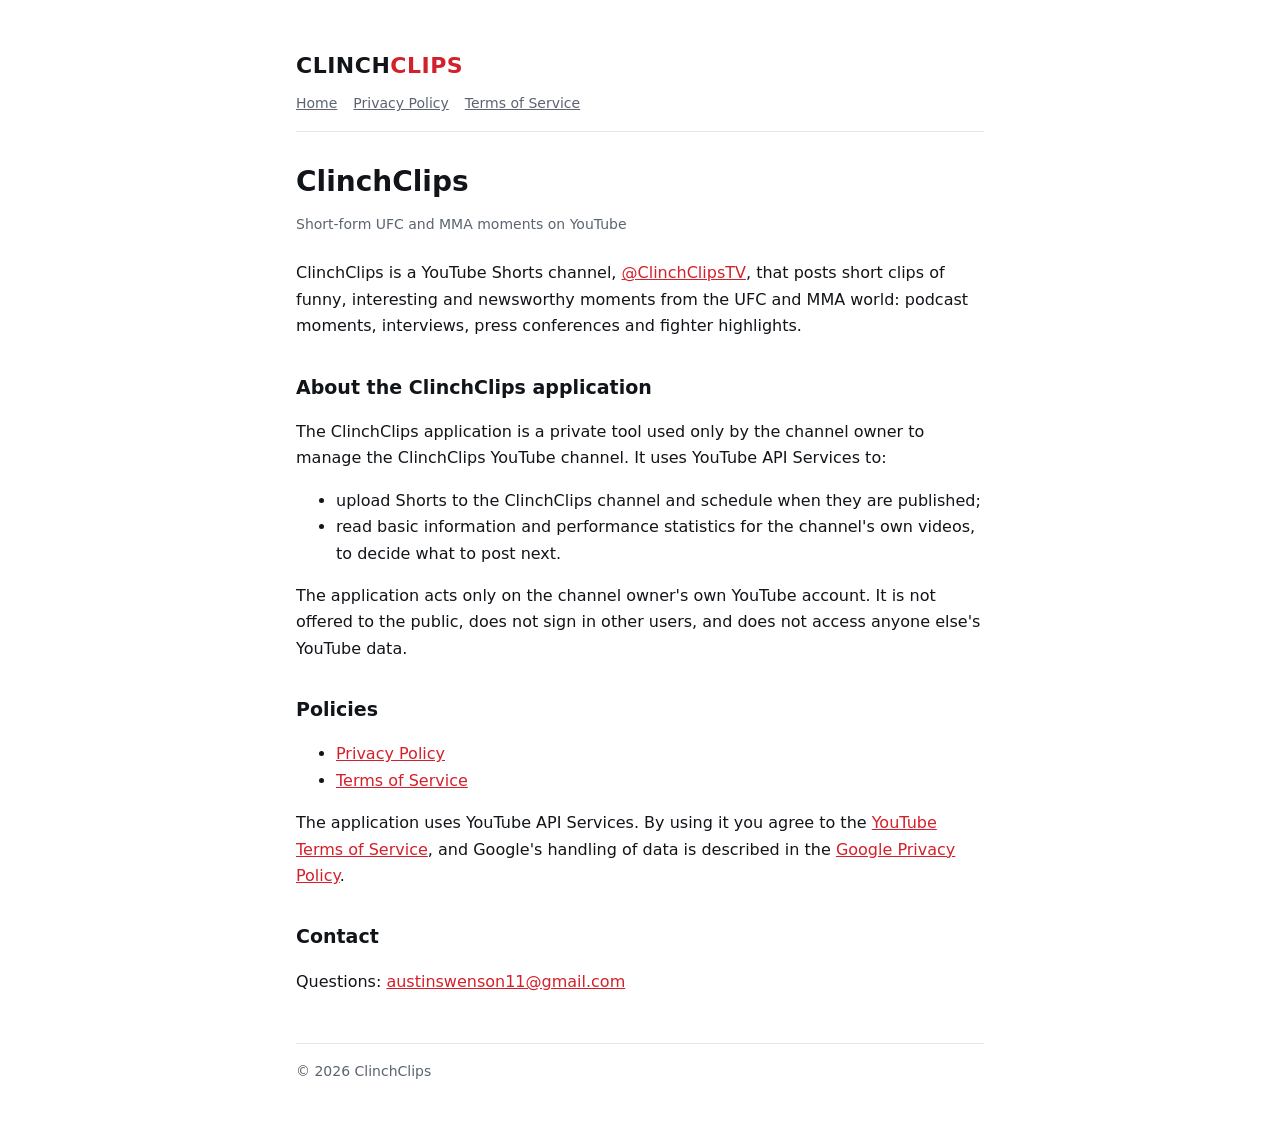
<file: index.html>
<!doctype html>
<html lang="en">
<head>
<meta charset="utf-8">
<meta name="viewport" content="width=device-width, initial-scale=1">
<title>ClinchClips</title>
<meta name="description" content="ClinchClips is a short-form UFC and MMA channel on YouTube. This site describes the ClinchClips upload application.">
<link rel="stylesheet" href="style.css">
</head>
<body>
<main>
<header>
  <a class="brand" href="./">CLINCH<span>CLIPS</span></a>
  <nav><a href="./">Home</a><a href="privacy.html">Privacy Policy</a><a href="terms.html">Terms of Service</a></nav>
</header>

<h1>ClinchClips</h1>
<p class="meta">Short-form UFC and MMA moments on YouTube</p>

<p>ClinchClips is a YouTube Shorts channel, <a href="https://www.youtube.com/@ClinchClipsTV">@ClinchClipsTV</a>, that posts short clips of funny, interesting and newsworthy moments from the UFC and MMA world: podcast moments, interviews, press conferences and fighter highlights.</p>

<h2>About the ClinchClips application</h2>
<p>The ClinchClips application is a private tool used only by the channel owner to manage the ClinchClips YouTube channel. It uses YouTube API Services to:</p>
<ul>
  <li>upload Shorts to the ClinchClips channel and schedule when they are published;</li>
  <li>read basic information and performance statistics for the channel's own videos, to decide what to post next.</li>
</ul>
<p>The application acts only on the channel owner's own YouTube account. It is not offered to the public, does not sign in other users, and does not access anyone else's YouTube data.</p>

<h2>Policies</h2>
<ul>
  <li><a href="privacy.html">Privacy Policy</a></li>
  <li><a href="terms.html">Terms of Service</a></li>
</ul>
<p>The application uses YouTube API Services. By using it you agree to the <a href="https://www.youtube.com/t/terms">YouTube Terms of Service</a>, and Google's handling of data is described in the <a href="https://policies.google.com/privacy">Google Privacy Policy</a>.</p>

<h2>Contact</h2>
<p>Questions: <a href="mailto:austinswenson11@gmail.com">austinswenson11@gmail.com</a></p>

<footer>&copy; 2026 ClinchClips</footer>
</main>
</body>
</html>
</file>
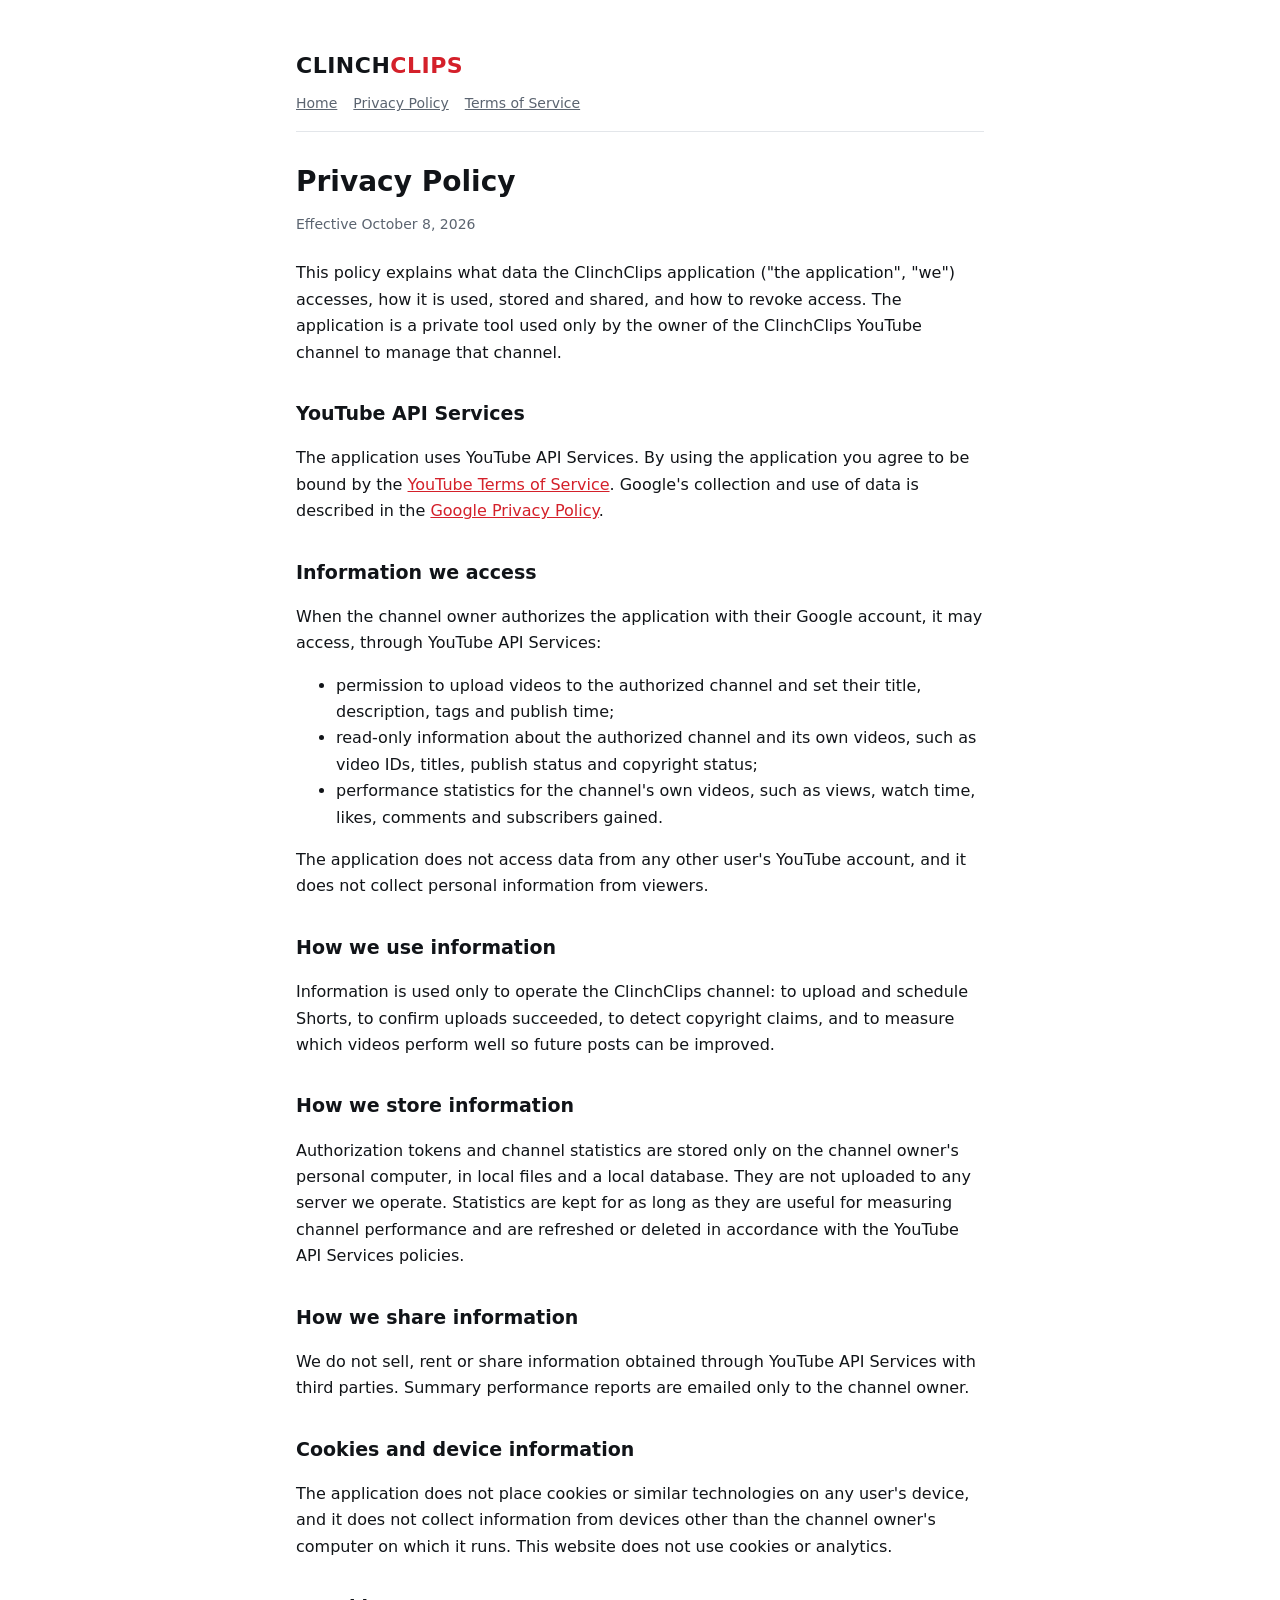
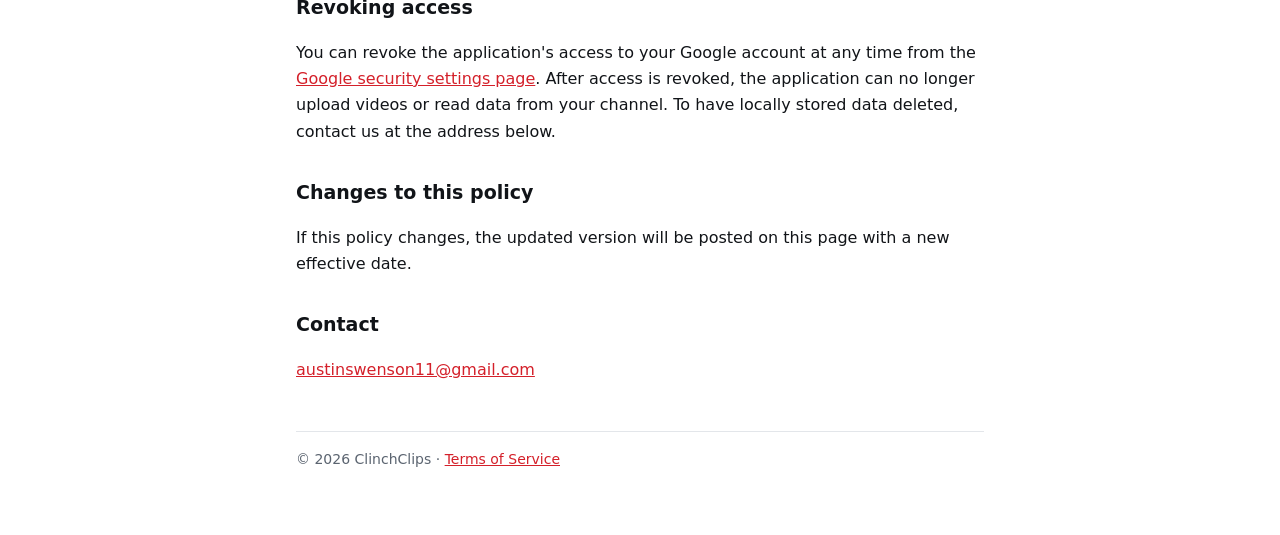
<file: privacy.html>
<!doctype html>
<html lang="en">
<head>
<meta charset="utf-8">
<meta name="viewport" content="width=device-width, initial-scale=1">
<title>ClinchClips Privacy Policy</title>
<meta name="description" content="Privacy Policy for the ClinchClips application, which uses YouTube API Services.">
<link rel="stylesheet" href="style.css">
</head>
<body>
<main>
<header>
  <a class="brand" href="./">CLINCH<span>CLIPS</span></a>
  <nav><a href="./">Home</a><a href="privacy.html">Privacy Policy</a><a href="terms.html">Terms of Service</a></nav>
</header>

<h1>Privacy Policy</h1>
<p class="meta">Effective October 8, 2026</p>

<p>This policy explains what data the ClinchClips application ("the application", "we") accesses, how it is used, stored and shared, and how to revoke access. The application is a private tool used only by the owner of the ClinchClips YouTube channel to manage that channel.</p>

<h2>YouTube API Services</h2>
<p>The application uses YouTube API Services. By using the application you agree to be bound by the <a href="https://www.youtube.com/t/terms">YouTube Terms of Service</a>. Google's collection and use of data is described in the <a href="https://policies.google.com/privacy">Google Privacy Policy</a>.</p>

<h2>Information we access</h2>
<p>When the channel owner authorizes the application with their Google account, it may access, through YouTube API Services:</p>
<ul>
  <li>permission to upload videos to the authorized channel and set their title, description, tags and publish time;</li>
  <li>read-only information about the authorized channel and its own videos, such as video IDs, titles, publish status and copyright status;</li>
  <li>performance statistics for the channel's own videos, such as views, watch time, likes, comments and subscribers gained.</li>
</ul>
<p>The application does not access data from any other user's YouTube account, and it does not collect personal information from viewers.</p>

<h2>How we use information</h2>
<p>Information is used only to operate the ClinchClips channel: to upload and schedule Shorts, to confirm uploads succeeded, to detect copyright claims, and to measure which videos perform well so future posts can be improved.</p>

<h2>How we store information</h2>
<p>Authorization tokens and channel statistics are stored only on the channel owner's personal computer, in local files and a local database. They are not uploaded to any server we operate. Statistics are kept for as long as they are useful for measuring channel performance and are refreshed or deleted in accordance with the YouTube API Services policies.</p>

<h2>How we share information</h2>
<p>We do not sell, rent or share information obtained through YouTube API Services with third parties. Summary performance reports are emailed only to the channel owner.</p>

<h2>Cookies and device information</h2>
<p>The application does not place cookies or similar technologies on any user's device, and it does not collect information from devices other than the channel owner's computer on which it runs. This website does not use cookies or analytics.</p>

<h2>Revoking access</h2>
<p>You can revoke the application's access to your Google account at any time from the <a href="https://security.google.com/settings/security/permissions">Google security settings page</a>. After access is revoked, the application can no longer upload videos or read data from your channel. To have locally stored data deleted, contact us at the address below.</p>

<h2>Changes to this policy</h2>
<p>If this policy changes, the updated version will be posted on this page with a new effective date.</p>

<h2>Contact</h2>
<p><a href="mailto:austinswenson11@gmail.com">austinswenson11@gmail.com</a></p>

<footer>&copy; 2026 ClinchClips &middot; <a href="terms.html">Terms of Service</a></footer>
</main>
</body>
</html>
</file>
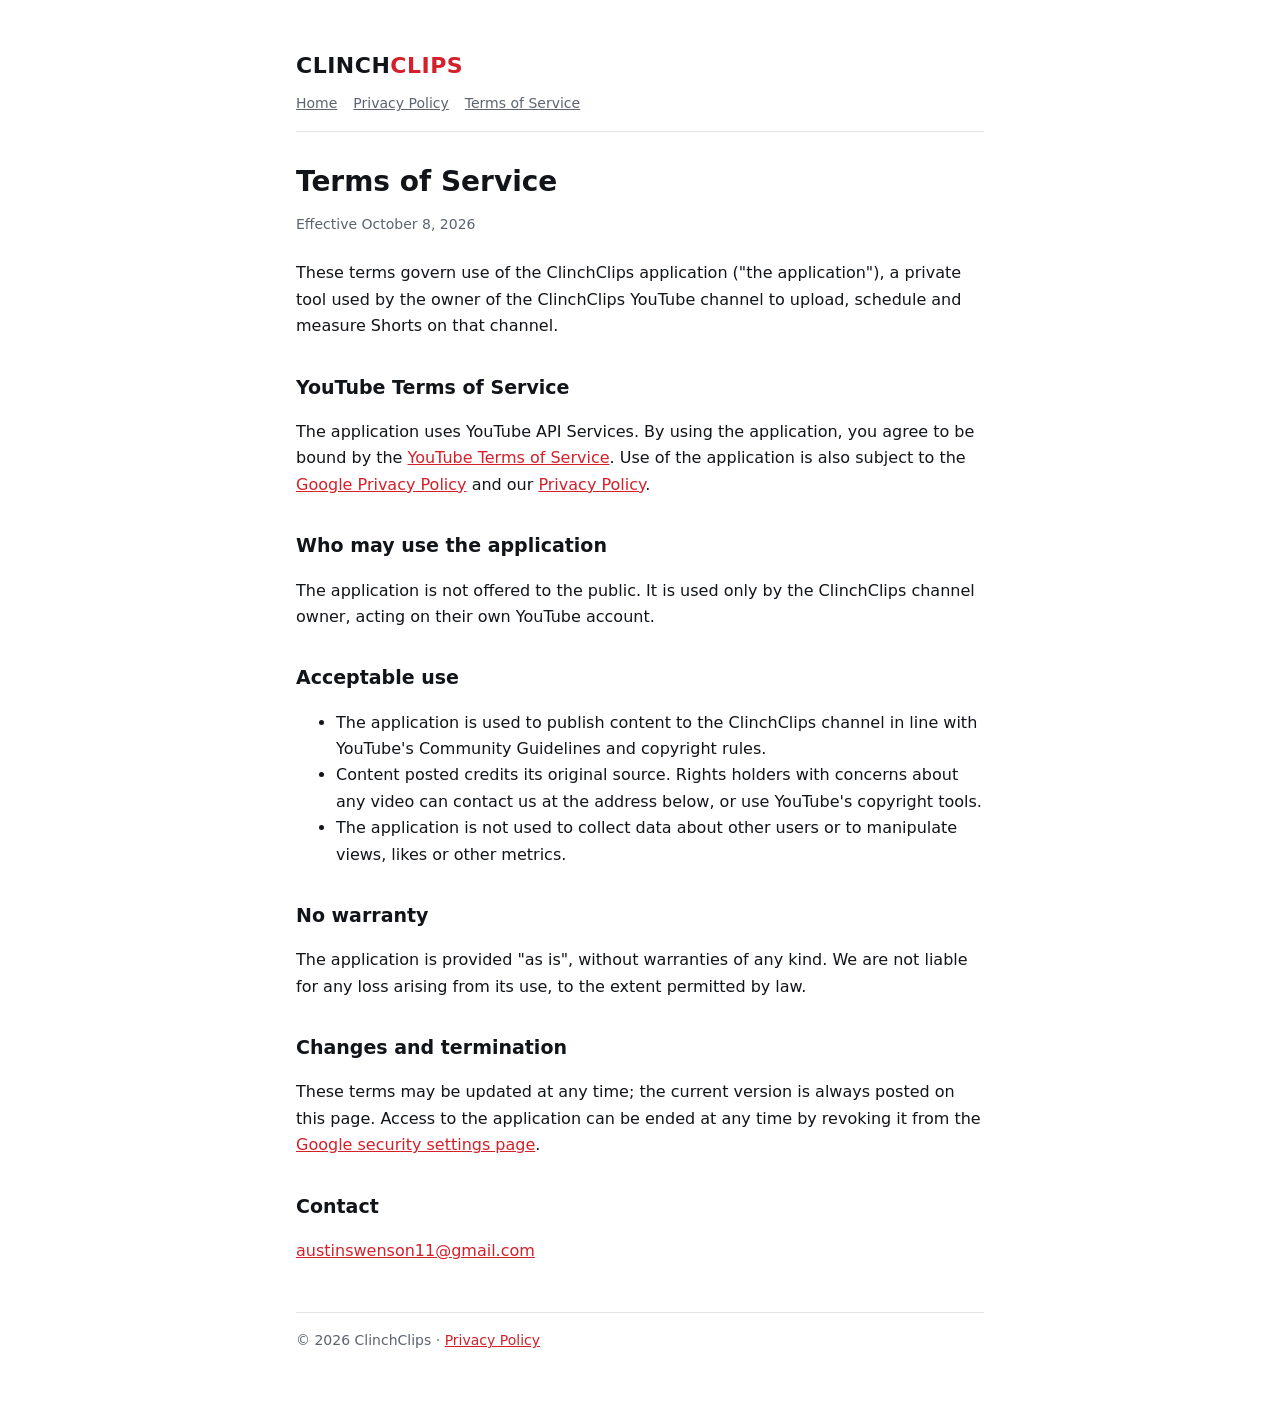
<file: terms.html>
<!doctype html>
<html lang="en">
<head>
<meta charset="utf-8">
<meta name="viewport" content="width=device-width, initial-scale=1">
<title>ClinchClips Terms of Service</title>
<meta name="description" content="Terms of Service for the ClinchClips application, which uses YouTube API Services.">
<link rel="stylesheet" href="style.css">
</head>
<body>
<main>
<header>
  <a class="brand" href="./">CLINCH<span>CLIPS</span></a>
  <nav><a href="./">Home</a><a href="privacy.html">Privacy Policy</a><a href="terms.html">Terms of Service</a></nav>
</header>

<h1>Terms of Service</h1>
<p class="meta">Effective October 8, 2026</p>

<p>These terms govern use of the ClinchClips application ("the application"), a private tool used by the owner of the ClinchClips YouTube channel to upload, schedule and measure Shorts on that channel.</p>

<h2>YouTube Terms of Service</h2>
<p>The application uses YouTube API Services. By using the application, you agree to be bound by the <a href="https://www.youtube.com/t/terms">YouTube Terms of Service</a>. Use of the application is also subject to the <a href="https://policies.google.com/privacy">Google Privacy Policy</a> and our <a href="privacy.html">Privacy Policy</a>.</p>

<h2>Who may use the application</h2>
<p>The application is not offered to the public. It is used only by the ClinchClips channel owner, acting on their own YouTube account.</p>

<h2>Acceptable use</h2>
<ul>
  <li>The application is used to publish content to the ClinchClips channel in line with YouTube's Community Guidelines and copyright rules.</li>
  <li>Content posted credits its original source. Rights holders with concerns about any video can contact us at the address below, or use YouTube's copyright tools.</li>
  <li>The application is not used to collect data about other users or to manipulate views, likes or other metrics.</li>
</ul>

<h2>No warranty</h2>
<p>The application is provided "as is", without warranties of any kind. We are not liable for any loss arising from its use, to the extent permitted by law.</p>

<h2>Changes and termination</h2>
<p>These terms may be updated at any time; the current version is always posted on this page. Access to the application can be ended at any time by revoking it from the <a href="https://security.google.com/settings/security/permissions">Google security settings page</a>.</p>

<h2>Contact</h2>
<p><a href="mailto:austinswenson11@gmail.com">austinswenson11@gmail.com</a></p>

<footer>&copy; 2026 ClinchClips &middot; <a href="privacy.html">Privacy Policy</a></footer>
</main>
</body>
</html>
</file>
<file: style.css>
:root{--bg:#ffffff;--ink:#111418;--muted:#5b6470;--line:#e3e6ea;--accent:#d4202a}
@media (prefers-color-scheme:dark){:root{--bg:#0f1114;--ink:#eef0f2;--muted:#9aa3ad;--line:#262a30;--accent:#ff4b55}}
*{box-sizing:border-box}
body{margin:0;background:var(--bg);color:var(--ink);font:16px/1.65 system-ui,-apple-system,"Segoe UI",Roboto,sans-serif}
main{max-width:720px;margin:0 auto;padding:48px 16px 64px}
header{border-bottom:1px solid var(--line);margin-bottom:32px;padding-bottom:16px}
.brand{font-weight:800;font-size:22px;letter-spacing:.5px;text-decoration:none;color:var(--ink)}
.brand span{color:var(--accent)}
nav{margin-top:8px;font-size:14px}
nav a{color:var(--muted);margin-right:16px}
h1{font-size:28px;line-height:1.25;margin:0 0 8px}
h2{font-size:19px;margin:32px 0 8px}
.meta{color:var(--muted);font-size:14px;margin-bottom:24px}
a{color:var(--accent)}
footer{border-top:1px solid var(--line);margin-top:48px;padding-top:16px;color:var(--muted);font-size:14px}
</file>
